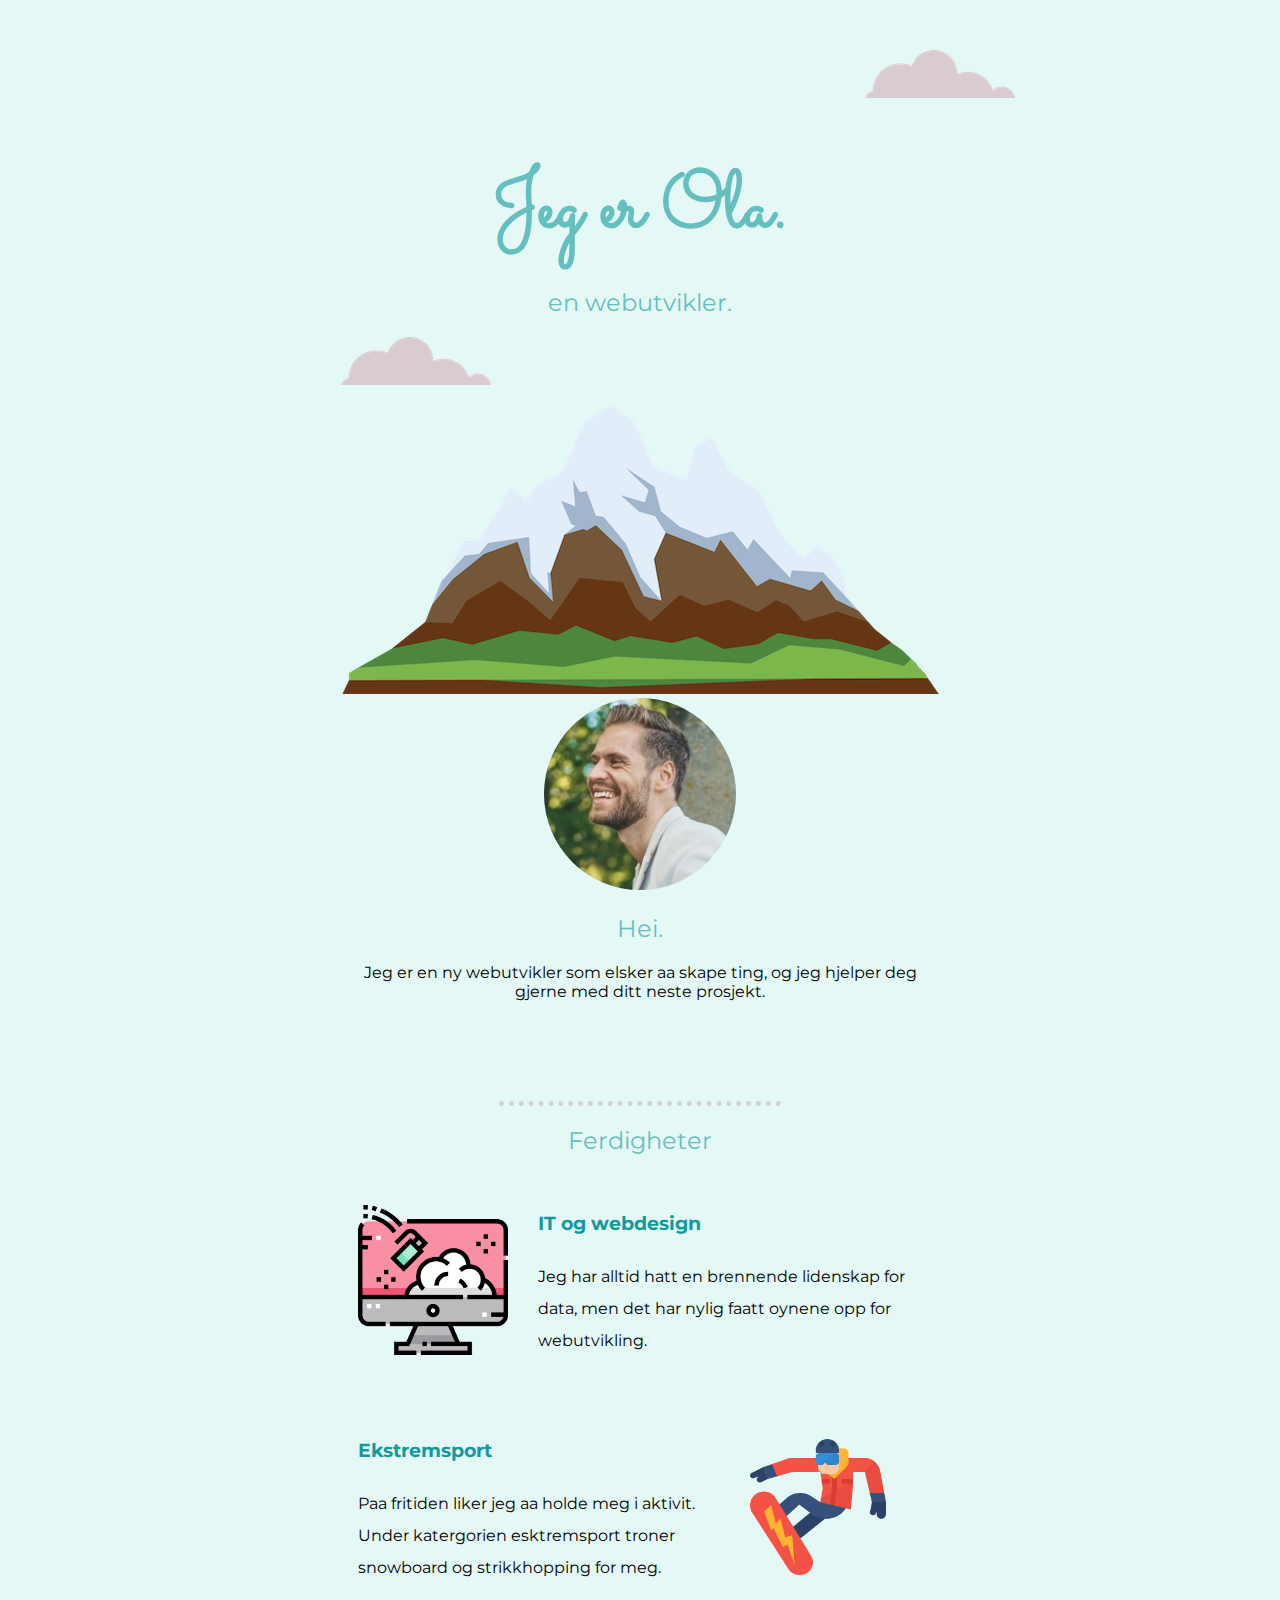
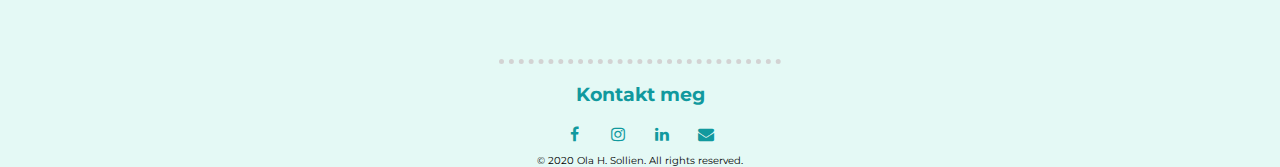
<file: index.html>
<!DOCTYPE html>
<html lang="nb">

<head>
  <meta charset="UTF-8">
  <title>Ola H.Sollien - Webutvikler og apekatt</title>
  <link rel="stylesheet" href="css\styles.css">
  <link rel="icon" href="mario.ico">
  <link href="https://fonts.googleapis.com/css?family=Merriweather|Montserrat|Sacramento&display=swap" rel="stylesheet">
  <link rel="stylesheet" href="https://cdnjs.cloudflare.com/ajax/libs/font-awesome/4.7.0/css/font-awesome.min.css">
</head>

<body>

  <div class="top-container">
    <img class="top-cloud" src="bilder/cloud.png" alt="cloud-image">
    <h1 class="headertekst1">Jeg er Ola.</h1>
    <h2 class="headertekst2">en webutvikler.</h2>
    <img class="bottom-cloud" src="bilder/cloud.png" alt="cloud-image">
    <img src="bilder/mountain.png" alt="mountain-image">
  </div>
  <div class="middle-container">
    <div class="profile">
      <img class="profilbilde" src="bilder/profilbilde.png" alt="profilbilde">
      <h2>Hei.</h2>
      <p>Jeg er en ny webutvikler som elsker aa skape ting, og jeg hjelper deg gjerne med ditt neste prosjekt.</p>
    </div>
    <hr>
    <div class="skills">
      <h2>Ferdigheter</h2>
      <div class="skill-row">
        <img class="monitor" src="bilder/monitor.png" alt="monitor" width="150px">
        <h3>IT og webdesign</h3>
        <p class="monitor-tekst">Jeg har alltid hatt en brennende lidenskap for data, men det har nylig faatt oynene opp for webutvikling.</p>
      </div>
      <div class="skill-row">
        <img class="snowboard" src="bilder/snowboard.png" alt="snowboard" width="150px">
        <h3>Ekstremsport</h3>
        <p class="ekstremsport-tekst">Paa fritiden liker jeg aa holde meg i aktivit. Under katergorien esktremsport troner snowboard og strikkhopping for meg.</p>
      </div>
    </div>
    <hr>

    <div class="kontakt-meg">
      <h3>Kontakt meg</h3>
    </div>

    <div class="bottom-container">
      <a href="https://www.facebook.com/ola.sollien" class="fa fa-facebook"></a>
      <a href="https://www.instagram.com/olasollien" class="fa fa-instagram"></a>
      <a href="https://no.linkedin.com/in/olasollien" class="fa fa-linkedin"></a>
      <a href="mailto:test@gmail.com" class="fa fa-envelope"></a>
      <p class="copyright">© 2020 Ola H. Sollien. All rights reserved.</p>
    </div>

  </div>
</body>

</html>

</html>
</file>
